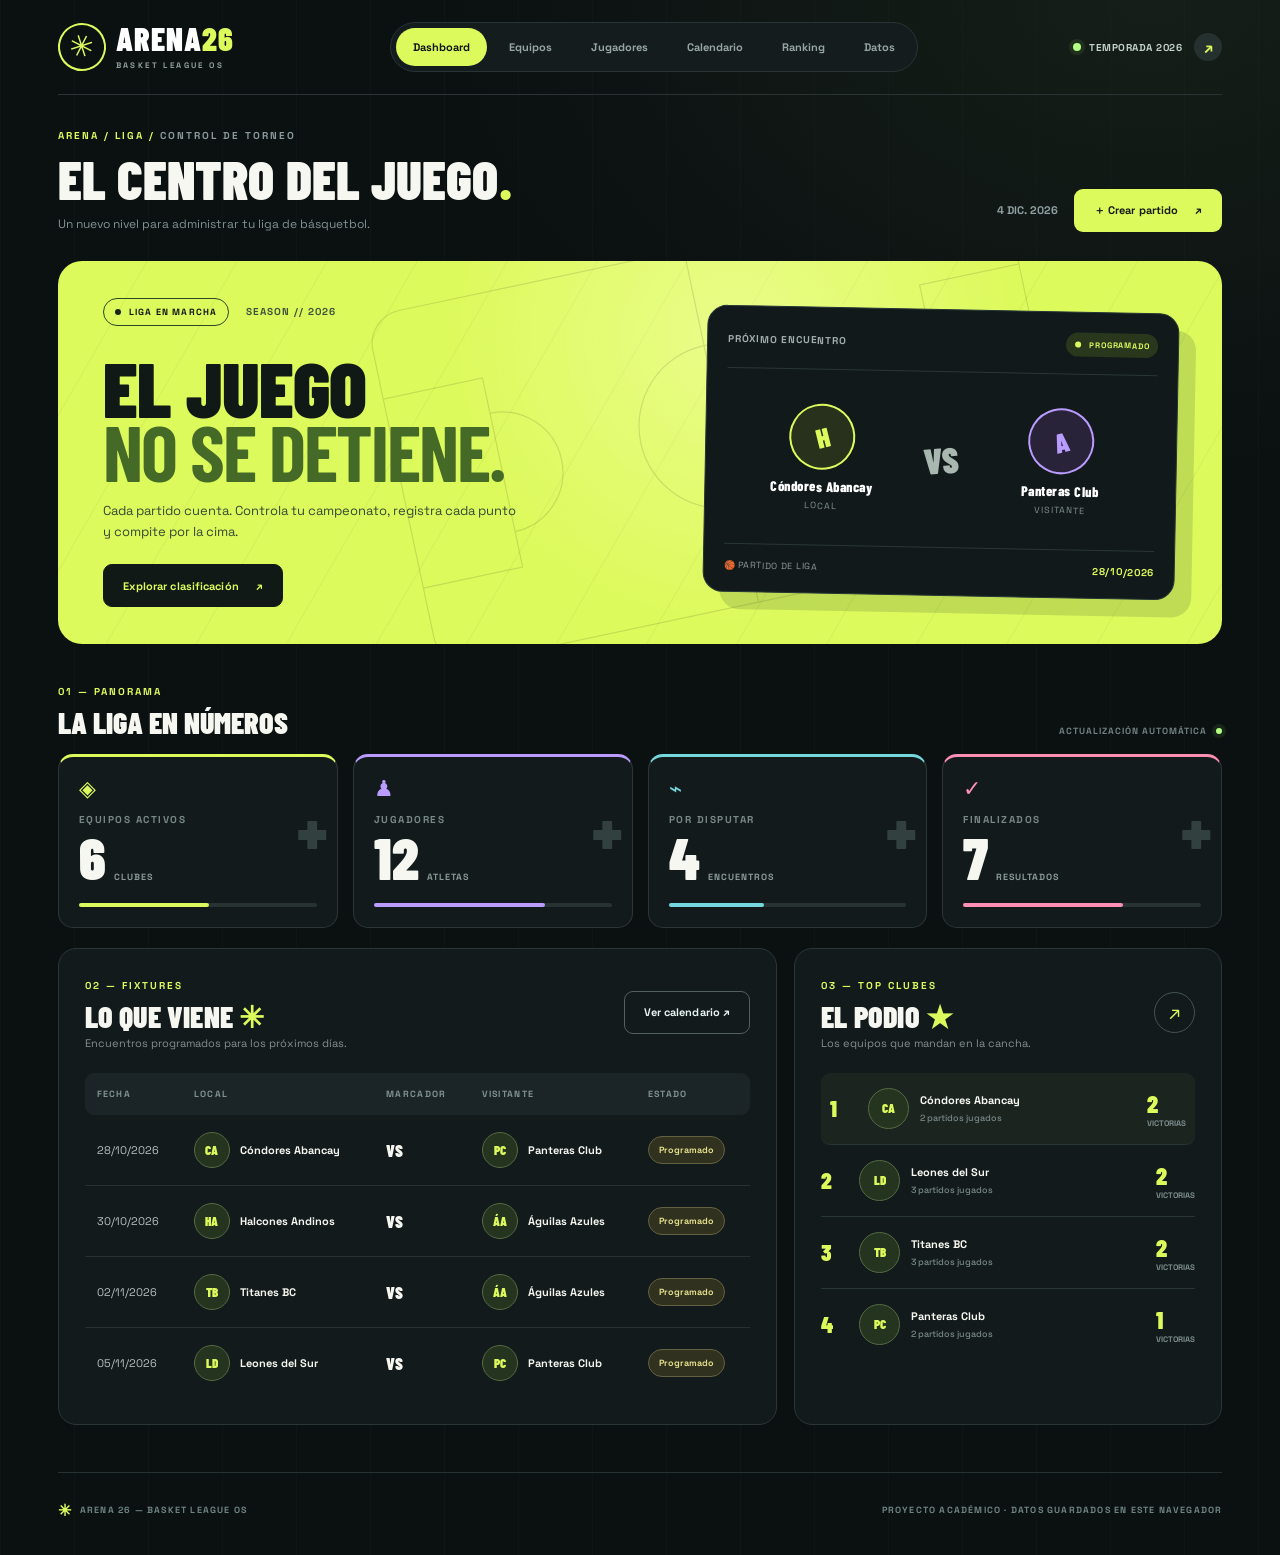
<file: liga_basket_github/index.html>
<!DOCTYPE html>
<html lang="es">
<head>
  <meta charset="UTF-8">
  <meta name="viewport" content="width=device-width, initial-scale=1">
  <meta name="theme-color" content="#0c1112">
  <meta name="description" content="Arena 26: plataforma interactiva de gestión de liga de básquetbol, resultados, jugadores y clasificación.">
  <title>ARENA 26 · Liga de Básquetbol</title>
  <link rel="icon" href="data:image/svg+xml,<svg xmlns=%22http://www.w3.org/2000/svg%22 viewBox=%220 0 100 100%22><text y=%22.9em%22 font-size=%2290%22>🏀</text></svg>">
  <style>
@import url('https://fonts.googleapis.com/css2?family=Barlow+Condensed:wght@500;600;700;800;900&family=Space+Grotesk:wght@400;500;600;700&display=swap');
:root{--bg:#0b1011;--surface:#131a1c;--surface2:#182124;--line:#2b3638;--text:#f5f7f0;--muted:#839396;--lime:#ddfa5d;--violet:#ba9bff;--cyan:#75d8df;--pink:#ff8fb4;--danger:#ff8f94;--radius:18px}
*{box-sizing:border-box}html{scroll-behavior:smooth}body{margin:0;background:var(--bg);color:var(--text);font:14px 'Space Grotesk',Arial,sans-serif;background-image:radial-gradient(ellipse 55% 30% at 90% 0%,#293b2655,transparent),linear-gradient(90deg,#ffffff04 1px,transparent 1px);background-size:auto,74px 74px}button,input,select{font:inherit}button{cursor:pointer}.hidden{display:none!important}
.site-shell{max-width:1600px;margin:auto;padding:0 clamp(20px,4.5vw,70px)}.site-header{min-height:95px;display:flex;align-items:center;justify-content:space-between;gap:20px;border-bottom:1px solid #2a3435}.brand{background:none;border:0;color:white;display:flex;align-items:center;gap:10px;padding:0;flex-shrink:0}.brand-mark{width:48px;height:48px;border:2px solid var(--lime);color:var(--lime);display:grid;place-items:center;border-radius:50%;transform:rotate(-18deg)}.brand-mark span{font-size:30px;line-height:1}.brand-word{font:900 32px/.9 'Barlow Condensed',sans-serif;letter-spacing:1px;text-align:left}.brand-word>span{color:var(--lime)}.brand-word small{font:700 8px 'Space Grotesk';display:block;color:#93a19e;letter-spacing:2.4px;margin-top:7px}.nav-pills{display:flex;align-items:center;gap:5px;padding:5px;background:#141c1e;border:1px solid #293336;border-radius:50px}.nav-link{border:0;background:transparent;color:#95a4a5;font-weight:700;font-size:11px;padding:12px 17px;border-radius:35px;white-space:nowrap;transition:.16s}.nav-link:hover{color:white}.nav-link.active{background:var(--lime);color:#101512}.header-tag{display:flex;align-items:center;gap:8px;white-space:nowrap;font-size:10px;font-weight:800;letter-spacing:.5px;color:#c3d1c9}.header-tag-arrow{display:grid;place-items:center;width:28px;height:28px;background:#24312f;color:var(--lime);border-radius:50%;font-size:15px;margin-left:4px}.live-dot,.mini-pulse,.green-dot{width:8px;height:8px;display:inline-block;border-radius:50%;background:#b3ff83;box-shadow:0 0 0 4px #a8ff6b16;flex-shrink:0}
.page-head{display:flex;align-items:flex-end;justify-content:space-between;gap:20px;padding:34px 0 29px}.breadcrumb,.section-index{font-size:10px;letter-spacing:2px;font-weight:800;color:var(--lime)}.breadcrumb{margin:0 0 11px}.breadcrumb span{color:#8a999a}.page-head h1{font:900 clamp(32px,4.2vw,54px)/.98 'Barlow Condensed',sans-serif;letter-spacing:.1px;text-transform:uppercase;margin:0}.dot-title{color:var(--lime)}.page-intro{margin:10px 0 0;font-size:12px;color:#829293}.head-side{display:flex;gap:16px;align-items:center}.date-label{font-size:11px;color:#91a0a2;white-space:nowrap;text-transform:uppercase;font-weight:700}.btn{display:inline-flex;align-items:center;justify-content:center;gap:17px;min-height:43px;padding:12px 19px;border-radius:9px;border:1px solid transparent;font-size:11px;font-weight:800;letter-spacing:.1px;white-space:nowrap;transition:transform .18s,filter .18s}.btn:hover{transform:translateY(-2px);filter:brightness(1.08)}.btn-accent{background:var(--lime);color:#161c16}.btn-white{background:#101915;color:var(--lime);border-color:#101915}.btn-outline{background:transparent;border-color:#52605f;color:#e5f3ee}.btn-ghost{background:#263033;color:#cad5d4}.btn:focus-visible,.nav-link:focus-visible,.action-btn:focus-visible{outline:2px solid var(--lime);outline-offset:3px}
.hero{position:relative;min-height:347px;background:var(--lime);color:#101915;overflow:hidden;border-radius:24px;display:grid;grid-template-columns:1.1fr .9fr;align-items:center;gap:25px;padding:37px 45px}.hero:before{content:'';position:absolute;inset:0;background:radial-gradient(circle at 58% 20%,#f9ffbe77,transparent 38%),repeating-linear-gradient(120deg,transparent 0 76px,#101a0d09 77px 78px);pointer-events:none}.court-lines{position:absolute;right:15%;top:-45px;width:56%;height:420px;transform:rotate(-12deg);opacity:.12;color:#0e1811}.court-lines svg{width:100%;height:100%}.hero-copy,.match-display{z-index:1;position:relative}.tag-row{display:flex;align-items:center;gap:17px}.status-pill{font-size:9px;letter-spacing:1.2px;border:1px solid #2f4526;border-radius:35px;padding:7px 11px;display:inline-flex;align-items:center;gap:8px;font-weight:900}.mini-pulse{background:#162514;box-shadow:none;width:6px;height:6px}.tag-year{font-size:10px;font-weight:900;letter-spacing:1px;color:#40543d}.hero h2{font:900 clamp(50px,6.1vw,91px)/.82 'Barlow Condensed',sans-serif;letter-spacing:-1px;margin:29px 0 18px}.hero h2 span{font-weight:700;letter-spacing:-2px;color:#456a28}.hero-copy p{max-width:420px;font-size:13px;line-height:1.6;color:#364833;margin:0 0 22px}.match-display{background:#11191a;color:white;border:1px solid #263537;border-radius:20px;box-shadow:17px 17px 0 #1e352527;transform:rotate(1.1deg);padding:20px;min-width:0}.display-top,.display-bottom{display:flex;justify-content:space-between;align-items:center;gap:9px}.display-top{border-bottom:1px solid #2a3638;padding:0 0 17px;font-size:10px;font-weight:800;letter-spacing:.8px;color:#a0ada9}.display-live{display:flex;align-items:center;gap:8px;font-size:8px;color:var(--lime);background:#29371c;padding:7px 9px;border-radius:30px}.display-live span{width:6px;height:6px;border-radius:50%;background:var(--lime)}.match-lineup{display:grid;grid-template-columns:1fr auto 1fr;align-items:center;gap:6px;min-height:175px;text-align:center}.match-club{min-width:0}.club-orbit{width:66px;height:66px;border-radius:50%;border:2px solid var(--lime);background:#28311b;color:var(--lime);display:grid;place-items:center;margin:0 auto 10px;font:900 27px 'Barlow Condensed',sans-serif;transform:rotate(-15deg)}.club-orbit.away{border-color:var(--violet);background:#282338;color:var(--violet)}.match-club strong{font:800 14px 'Barlow Condensed';letter-spacing:.5px;display:block;white-space:normal;line-height:1}.match-club small{display:block;margin-top:6px;color:#819192;font-size:9px;letter-spacing:1px}.match-vs{font:900 36px 'Barlow Condensed';color:#a8b7b0;transform:rotate(-6deg)}.display-bottom{border-top:1px solid #2a3638;padding-top:14px;font-size:9px;color:#8e9a9b;letter-spacing:.7px}.display-bottom strong{font-size:10px;color:var(--lime)}
.section-title{margin:37px 0 17px;display:flex;align-items:end;justify-content:space-between}.section-title h3{font:900 30px/.95 'Barlow Condensed';margin:9px 0 0;text-transform:uppercase}.section-side{font-size:9px;font-weight:800;color:#718281;letter-spacing:1px;display:flex;align-items:center;gap:9px}.green-dot{width:6px;height:6px}.stats-grid{display:grid;grid-template-columns:repeat(4,minmax(0,1fr));gap:15px}.stat-card{background:var(--surface);border:1px solid var(--line);border-top:3px solid var(--lime);border-radius:15px;padding:20px;min-height:174px;position:relative;overflow:hidden}.stat-card:nth-child(2){border-top-color:var(--violet)}.stat-card:nth-child(3){border-top-color:var(--cyan)}.stat-card:nth-child(4){border-top-color:var(--pink)}.stat-card:after{content:'+';position:absolute;right:9px;top:29px;color:#32403f;font-size:70px;font-family:'Barlow Condensed';font-weight:900}.stat-symbol{color:var(--lime);font-size:22px;line-height:1;display:block}.stat-card:nth-child(2) .stat-symbol{color:var(--violet)}.stat-card:nth-child(3) .stat-symbol{color:var(--cyan)}.stat-card:nth-child(4) .stat-symbol{color:var(--pink)}.stat-card p{color:#788888;font-size:10px;font-weight:800;letter-spacing:1.5px;margin:14px 0 8px}.stat-number{display:flex;align-items:baseline;gap:8px}.stat-number strong{font:900 58px/.8 'Barlow Condensed';z-index:1}.stat-number span{font-size:9px;color:#8a9a9a;font-weight:800;letter-spacing:1px}.stat-track{height:4px;border-radius:6px;background:#273333;margin-top:20px}.stat-track span{display:block;height:100%;width:55%;background:var(--lime);border-radius:6px}.track-purple{background:var(--violet)!important;width:72%!important}.track-blue{background:var(--cyan)!important;width:40%!important}.track-pink{background:var(--pink)!important;width:67%!important}
.dashboard-grid{display:grid;grid-template-columns:minmax(0,1.68fr) minmax(310px,1fr);gap:17px;margin-top:20px}.panel{background:var(--surface);border:1px solid var(--line);border-radius:18px;padding:26px;min-width:0;margin-bottom:20px}.big-panel{padding:30px}.panel-heading{display:flex;align-items:center;justify-content:space-between;gap:15px;margin-bottom:23px}.panel-heading h3{font:900 30px/.9 'Barlow Condensed',sans-serif;text-transform:uppercase;margin:10px 0 6px;letter-spacing:.2px}.panel-heading p{font-size:11px;color:#829091;margin:0}.heading-star{color:var(--lime)}.round-action{border:1px solid #445452;background:transparent;color:var(--lime);font-size:19px;width:41px;height:41px;border-radius:50%}.module-badge{border:1px solid #3b5240;color:var(--lime);padding:10px 13px;border-radius:40px;font-size:9px;font-weight:900;letter-spacing:1.7px}.table-wrap{overflow-x:auto;width:100%}table{width:100%;border-collapse:collapse;min-width:580px;font-size:11px}th{padding:15px 12px;background:#1b2527;text-align:left;color:#819292;font-size:9px;font-weight:900;letter-spacing:1.3px;text-transform:uppercase}th:first-child{border-radius:9px 0 0 9px}th:last-child{border-radius:0 9px 9px 0}td{padding:17px 12px;border-bottom:1px solid #253133;color:#b6c3c1}tbody tr:hover{background:#1a2425}tbody tr:last-child td{border-bottom:0}.team-cell{display:flex;align-items:center;gap:10px;color:#f2f4ed;font-weight:800;white-space:nowrap}.team-badge{flex-shrink:0;width:36px;height:36px;display:grid;place-items:center;border:1px solid #546b44;border-radius:50%;background:#25341e;color:var(--lime);font:900 13px 'Barlow Condensed'}.score{font:900 17px 'Barlow Condensed';color:var(--text);white-space:nowrap}.pill{display:inline-flex;align-items:center;gap:6px;border:1px solid #4d6955;background:#23372c;color:#baffad;border-radius:30px;padding:7px 10px;font-size:9px;font-weight:900}.pill.pending{background:#30311f;border-color:#646142;color:#e3de8b}.action-btn{border:1px solid #3e4c4e;background:#273234;color:#d0dbd7;border-radius:7px;padding:8px 10px;font-size:10px;font-weight:800;margin:0 4px 4px 0}.action-btn:hover{background:#354449}.action-btn.danger{color:#ff9da3;border-color:#694247;background:#342226}.empty{padding:30px;text-align:center;color:#829493;line-height:1.6}.leaders{min-height:150px}.leader{display:flex;align-items:center;gap:11px;border-bottom:1px solid #283537;padding:15px 0}.leader:last-child{border:0}.leader:first-child{background:#dffa5b0b;border-radius:9px;padding:15px 9px}.leader .rank{font:900 23px 'Barlow Condensed';color:var(--lime);width:27px}.leader .team-badge{width:41px;height:41px}.leader-name{flex:1;min-width:0;font-size:11px;font-weight:800}.leader-name small{display:block;font-size:9px;color:#78898a;font-weight:500;margin-top:5px}.leader strong{font:900 24px 'Barlow Condensed';color:var(--lime)}.leader strong small{display:block;font:700 8px 'Space Grotesk';color:#7c8d8e}.leader-empty{font-size:12px;color:#8e9e9e;line-height:1.7;padding:20px 2px}
.form-grid{display:grid;grid-template-columns:repeat(4,minmax(0,1fr));gap:13px;align-items:end;padding:20px;background:#1a2526;border:1px solid #344242;border-radius:13px;margin-bottom:28px}.form-grid label,.modal-fields label{display:grid;gap:8px;color:#b0c0bb;font-size:10px;font-weight:800;letter-spacing:.25px}input,select{width:100%;min-width:0;border:1px solid #3d4a4b;border-radius:8px;padding:12px 11px;min-height:42px;background:#11191a;color:#eff7ed;font-size:12px;outline:none}input::placeholder{color:#627374}input:focus,select:focus{border-color:var(--lime);box-shadow:0 0 0 3px #ddfa5d1a}select option{background:#182224}.form-button{min-height:42px}.table-toolbar{display:flex;align-items:center;justify-content:space-between;gap:15px;margin:6px 0 15px}.table-toolbar h4{font:900 20px 'Barlow Condensed';text-transform:uppercase;margin:0}.count{border-radius:40px;background:var(--lime);color:#192219;padding:3px 8px;font:900 11px 'Space Grotesk';margin-left:5px}.search-input{max-width:250px}.filters{display:flex;gap:10px}.filters select{width:175px}.ranking-strip{display:flex;align-items:center;justify-content:space-between;gap:10px;background:var(--lime);color:#17201a;padding:17px 19px;border-radius:10px;margin-bottom:15px}.ranking-strip strong{font:900 22px 'Barlow Condensed'}.ranking-strip span{font-size:10px;font-weight:800;letter-spacing:1px}.top-rank{color:var(--lime);font-weight:900}.footnote{font-size:11px;color:#7e8e8b;margin:17px 0 0;line-height:1.6}
.backup-grid{display:grid;grid-template-columns:repeat(2,1fr);gap:15px}.backup-card{border:1px solid #354444;background:#1a2526;border-radius:15px;padding:26px}.backup-icon{width:48px;height:48px;display:grid;place-items:center;border:1px solid #8fa645;color:var(--lime);font-size:23px;border-radius:50%}.backup-card h4{font:900 24px 'Barlow Condensed';text-transform:uppercase;margin:18px 0 6px}.backup-card p{color:#899a98;font-size:12px;line-height:1.7;min-height:52px}.backup-card form{display:grid;gap:12px}.backup-card .btn{justify-self:start}.demo-reset{margin-top:18px;padding:23px;background:linear-gradient(100deg,#29362b,#1a2526);border:1px dashed #587550;border-radius:14px;display:flex;justify-content:space-between;align-items:center;gap:16px}.demo-reset strong{font:900 23px 'Barlow Condensed'}.demo-reset p{font-size:11px;color:#94a99b;margin:5px 0 0}footer{display:flex;align-items:center;gap:8px;border-top:1px solid #273233;margin-top:27px;padding:27px 0 34px;color:#6f8581;font-size:9px;font-weight:800;letter-spacing:1.2px}footer>span:first-child{color:var(--lime);font-size:16px}.footer-right{margin-left:auto}
dialog{width:min(480px,calc(100% - 25px));border:1px solid #455850;border-radius:19px;color:white;background:#161f21;padding:25px;box-shadow:0 20px 90px #000b}dialog::backdrop{background:#020606b9}.modal-header{display:flex;justify-content:space-between;align-items:flex-start;margin-bottom:20px}.modal-header h3{font:900 32px 'Barlow Condensed';margin:11px 0 0;text-transform:uppercase}.modal-fields{display:grid;gap:16px}.modal-actions{display:flex;justify-content:flex-end;gap:8px;margin-top:25px}.icon-button{border:1px solid #435251;background:#293536;color:white;padding:9px 12px;border-radius:9px}#toast{position:fixed;z-index:20;right:24px;bottom:25px;max-width:min(420px,calc(100% - 40px));background:var(--lime);color:#162016;border:1px solid #a9d63a;border-radius:11px;padding:14px 19px;font-size:12px;font-weight:800;box-shadow:0 8px 30px #000a;opacity:0;pointer-events:none;transform:translateY(13px);transition:.2s}#toast.show{opacity:1;transform:translateY(0)}#toast.error{background:#ee7d87;border-color:#f8a5ad}
@media(max-width:1220px){.site-shell{padding:0 25px}.site-header{flex-wrap:wrap;padding:18px 0}.nav-pills{order:3;width:100%;overflow-x:auto;justify-content:center}.hero{padding:32px;grid-template-columns:1fr 1fr}.hero h2{font-size:65px}.dashboard-grid{grid-template-columns:1fr}.form-grid{grid-template-columns:repeat(2,1fr)}}
@media(max-width:800px){.hero{display:block;padding:31px}.hero-copy{max-width:600px}.hero h2{font-size:68px}.match-display{max-width:480px;margin:24px auto 3px}.court-lines{right:-15%;top:10%}.header-tag{display:none}.nav-pills{justify-content:flex-start}.page-head{align-items:flex-start}.head-side{flex-direction:column;align-items:flex-end}.stats-grid{grid-template-columns:repeat(2,1fr)}}
@media(max-width:550px){.site-shell{padding:0 14px}.site-header{min-height:auto}.brand-word{font-size:27px}.brand-mark{width:40px;height:40px}.nav-pills{gap:2px;padding:3px}.nav-link{padding:10px 13px;font-size:10px}.page-head{display:block;padding:26px 0 22px}.page-head h1{font-size:38px}.head-side{flex-direction:row;align-items:center;justify-content:space-between;margin-top:18px}.head-side .btn{padding:10px}.hero{padding:23px;border-radius:17px}.hero h2{font-size:57px}.tag-year{display:none}.match-display{padding:15px}.club-orbit{height:56px;width:56px;font-size:23px}.match-lineup{min-height:148px}.match-vs{font-size:30px}.section-title{align-items:flex-start}.section-side{display:none}.stats-grid{gap:9px}.stat-card{padding:13px;min-height:149px}.stat-card p{font-size:8px}.stat-number strong{font-size:46px}.stat-number span{font-size:8px}.panel,.big-panel{padding:17px}.panel-heading h3{font-size:25px}.panel-heading{align-items:flex-start}.panel-heading .btn{padding:9px}.module-badge{display:none}.form-grid{grid-template-columns:1fr;padding:14px}.table-toolbar{display:block}.table-toolbar h4{margin-bottom:10px}.search-input{max-width:none}.filters{display:grid;grid-template-columns:1fr}.filters select{width:100%}.backup-grid{grid-template-columns:1fr}.demo-reset{display:block}.demo-reset .btn{margin-top:13px}.ranking-strip{display:block}.ranking-strip span{display:block;margin-top:6px}.footer-right{display:none}}

</style>
  <script type="module">
// Demo para GitHub Pages: funciona sin PHP. Cada visitante conserva sus propios datos.
const DATA_KEY = 'ligaProExamenV1';
let data = {equipos: [], jugadores: [], partidos: []};
let modalMode = '';
const $ = selector => document.querySelector(selector);
const $$ = selector => [...document.querySelectorAll(selector)];
const esc = value => String(value ?? '').replace(/[&<>"']/g, ch => ({'&':'&amp;','<':'&lt;','>':'&gt;','"':'&quot;',"'":'&#39;'}[ch]));
const nameOf = id => data.equipos.find(t => t.id === id)?.nombre || 'Equipo eliminado';
const dateOf = value => value ? value.split('-').reverse().join('/') : 'Sin fecha';
const initials = name => String(name).trim().split(/\s+/).slice(0,2).map(p => p.charAt(0)).join('').toUpperCase();
const teamCell = id => `<span class="team-cell"><span class="team-badge">${esc(initials(nameOf(id)))}</span>${esc(nameOf(id))}</span>`;
const empty = (columns, msg) => `<tr><td colspan="${columns}"><div class="empty">${esc(msg)}</div></td></tr>`;
const table = (heads, rows) => `<table><thead><tr>${heads.map(h => `<th>${h}</th>`).join('')}</tr></thead><tbody>${rows}</tbody></table>`;
const normalized = text => String(text || '').toLocaleLowerCase('es');
const search = section => normalized($(`[data-search="${section}"]`)?.value || '');
const sortByDate = matches => matches.slice().sort((a,b) => a.fecha.localeCompare(b.fecha));

function exampleData() {
  const teams = [
    ['t1','Cóndores Abancay','Miguel Quispe','Abancay'],
    ['t2','Titanes BC','Ángel Huamán','Andahuaylas'],
    ['t3','Halcones Andinos','David Vargas','Abancay'],
    ['t4','Leones del Sur','Luis Mendoza','Cusco'],
    ['t5','Panteras Club','José Rojas','Chalhuanca'],
    ['t6','Águilas Azules','Carlos Flores','Abancay']
  ].map(([id,nombre,entrenador,ciudad]) => ({id,nombre,entrenador,ciudad}));
  const players = [
    ['Luis Quispe',7,'t1'],['Marco Ramos',23,'t1'],['Diego Huamán',10,'t2'],['Andrés Flores',8,'t2'],
    ['Franco Vásquez',11,'t3'],['Jorge Cárdenas',6,'t3'],['Pedro Sánchez',24,'t4'],['Mario Díaz',9,'t4'],
    ['Elías Torres',30,'t5'],['Kevin Gutiérrez',5,'t5'],['Renato Chávez',12,'t6'],['Josué Paredes',21,'t6']
  ].map(([nombre,numero,equipo],i) => ({id:`j${i+1}`,nombre,numero,equipo}));
  const fixtures = [
    ['t1','t2','2026-10-13',81,76],['t3','t4','2026-10-14',68,72],['t5','t6','2026-10-15',94,88],
    ['t1','t3','2026-10-17',70,66],['t2','t5','2026-10-19',86,80],['t6','t4','2026-10-21',74,80],
    ['t2','t4','2026-10-24',76,73],['t1','t5','2026-10-28'],['t3','t6','2026-10-30'],
    ['t2','t6','2026-11-02'],['t4','t5','2026-11-05']
  ];
  const matches = fixtures.map(([local,visitante,fecha,puntosLocal,puntosVisitante],i) => {
    const finished = puntosLocal !== undefined;
    return {id:`p${i+1}`,local,visitante,fecha,estado:finished?'finalizado':'programado',
      ...(finished?{puntosLocal,puntosVisitante}:{})};
  });
  return {equipos:teams,jugadores:players,partidos:matches};
}

const clone = state => JSON.parse(JSON.stringify(state));
const uid = () => typeof crypto !== 'undefined' && crypto.randomUUID ? crypto.randomUUID() : `${Date.now()}-${Math.random().toString(36).slice(2)}`;
const fail = message => {throw new Error(message);};

function validateBackup(state) {
  if (!state || !['equipos','jugadores','partidos'].every(key => Array.isArray(state[key]))) fail('El respaldo debe contener equipos, jugadores y partidos.');
  if (state.equipos.length>500 || state.jugadores.length>10000 || state.partidos.length>20000) fail('El archivo contiene demasiados registros.');
  for(const kind of ['equipos','jugadores','partidos']) {
    const ids = new Set();
    for (const item of state[kind]) {
      if (!item || typeof item.id !== 'string' || !item.id || item.id.length>128 || ids.has(item.id)) fail(`Identificadores incorrectos en ${kind}.`);
      ids.add(item.id);
    }
  }
  const teamIds = new Set(state.equipos.map(t=>t.id));
  for (const t of state.equipos) {
    if (typeof t.nombre !== 'string' || !t.nombre.trim() || t.nombre.length>60 ||
        (t.entrenador!=null && (typeof t.entrenador !== 'string' || t.entrenador.length>60)) ||
        (t.ciudad!=null && (typeof t.ciudad !== 'string' || t.ciudad.length>60))) fail('Datos inválidos de equipos.');
  }
  for (const j of state.jugadores) {
    if (typeof j.nombre !== 'string' || !j.nombre.trim() || j.nombre.length>80 ||
        !Number.isInteger(Number(j.numero)) || Number(j.numero)<0 || Number(j.numero)>99 || !teamIds.has(j.equipo)) fail('Datos inválidos de jugadores.');
  }
  for (const p of state.partidos) {
    if (!teamIds.has(p.local) || !teamIds.has(p.visitante) || p.local === p.visitante ||
        !/^\d{4}-\d{2}-\d{2}$/.test(p.fecha) || !['programado','finalizado'].includes(p.estado)) fail('Datos inválidos de partidos.');
    if (p.estado === 'finalizado' && (!Number.isInteger(Number(p.puntosLocal)) || !Number.isInteger(Number(p.puntosVisitante)) ||
        Number(p.puntosLocal)<0 || Number(p.puntosVisitante)<0 || Number(p.puntosLocal)>300 || Number(p.puntosVisitante)>300 ||
        Number(p.puntosLocal) === Number(p.puntosVisitante))) fail('El respaldo contiene resultados incorrectos.');
  }
  return {equipos:state.equipos,jugadores:state.jugadores,partidos:state.partidos};
}

function saveLocal(state) {
  localStorage.setItem(DATA_KEY,JSON.stringify(state));
  data = state;
  return clone(state);
}

function loadLocal() {
  const raw = localStorage.getItem(DATA_KEY);
  if (!raw) return saveLocal(exampleData());
  try {return validateBackup(JSON.parse(raw));}
  catch {throw new Error('No se pudieron leer los datos guardados. Usa la opción Reiniciar demostración.');}
}

const ensureTeam = (state,id) => {
  if (!state.equipos.some(t=>t.id===id)) fail('Selecciona un equipo registrado.');
};

async function api(path, method='GET', body=null) {
  if (method==='GET' && path==='estado') return clone(loadLocal());
  if (path==='importar' && method==='POST') {
    const file = body?.get('archivo');
    if (!(file instanceof File) || file.size>2*1024*1024) fail('Selecciona un archivo JSON de hasta 2 MB.');
    let incoming;
    try {incoming=JSON.parse(await file.text());} catch {fail('No se pudo leer el archivo JSON.');}
    return saveLocal(validateBackup(incoming));
  }

  const [kind,encodedId] = path.split('/');
  if (!['equipos','jugadores','partidos'].includes(kind) || !['POST','PATCH','DELETE'].includes(method)) fail('Acción no disponible.');
  const id = encodedId ? decodeURIComponent(encodedId) : null;
  const state = clone(data);
  const collection = state[kind];
  const previous = id ? collection.find(item=>item.id===id) : null;
  if (id && !previous) fail('No se encontró el registro.');

  if (method==='DELETE') {
    if (!id) fail('Selecciona un registro.');
    state[kind] = collection.filter(item=>item.id!==id);
    if (kind==='equipos') {
      state.jugadores = state.jugadores.filter(j=>j.equipo!==id);
      state.partidos = state.partidos.filter(p=>p.local!==id && p.visitante!==id);
    }
    return saveLocal(state);
  }

  const input = {...body};
  let updated;
  if (kind==='equipos') {
    const nombre=String(input.nombre || '').trim();
    if (nombre.length<2 || nombre.length>60) fail('El nombre del equipo debe tener entre 2 y 60 caracteres.');
    if (collection.some(t=>t.id!==id && normalized(t.nombre)===normalized(nombre))) fail('Ese nombre de equipo ya está registrado.');
    const entrenador=String(input.entrenador || '').trim(),ciudad=String(input.ciudad || '').trim();
    if (entrenador.length>60 || ciudad.length>60) fail('Entrenador y ciudad admiten máximo 60 caracteres.');
    updated={id:id||uid(),nombre,entrenador,ciudad};
  } else if (kind==='jugadores') {
    const nombre=String(input.nombre || '').trim(),numero=Number(input.numero),equipo=input.equipo;
    if (nombre.length<2 || nombre.length>80) fail('El nombre del jugador debe tener entre 2 y 80 caracteres.');
    if (!Number.isInteger(numero)||numero<0||numero>99) fail('El dorsal debe ser un número del 0 al 99.');
    ensureTeam(state,equipo);
    if (collection.some(j=>j.id!==id && j.equipo===equipo && Number(j.numero)===numero)) fail('Ese dorsal ya está usado en el equipo.');
    updated={id:id||uid(),nombre,numero,equipo};
  } else {
    const local=input.local ?? previous?.local,visitante=input.visitante ?? previous?.visitante,fecha=input.fecha ?? previous?.fecha;
    ensureTeam(state,local); ensureTeam(state,visitante);
    if (local===visitante) fail('Un equipo no puede jugar contra sí mismo.');
    if (!/^\d{4}-\d{2}-\d{2}$/.test(fecha)) fail('Selecciona una fecha válida.');
    const teamsChanged=previous && (local!==previous.local || visitante!==previous.visitante);
    const estado=teamsChanged?'programado':(input.estado ?? previous?.estado ?? 'programado');
    updated={id:id||uid(),local,visitante,fecha,estado};
    if (estado==='finalizado') {
      const a=Number(input.puntosLocal ?? previous?.puntosLocal),b=Number(input.puntosVisitante ?? previous?.puntosVisitante);
      if (![a,b].every(n=>Number.isInteger(n) && n>=0 && n<=300)) fail('El marcador debe contener números entre 0 y 300.');
      if (a===b) fail('El partido no puede terminar empatado.');
      updated.puntosLocal=a;updated.puntosVisitante=b;
    }
  }
  if (method==='POST') collection.push(updated);
  else collection[collection.findIndex(item=>item.id===id)] = updated;
  return saveLocal(state);
}

function toast(message, isError = false) {
  const box = $('#toast');
  box.textContent = message;
  box.classList.toggle('error', isError);
  box.classList.add('show');
  clearTimeout(toast.timer);
  toast.timer = setTimeout(() => box.classList.remove('show'), 3600);
}

async function mutate(path, method, body, message) {
  try {
    data = await api(path, method, body);
    render();
    toast(message);
    return true;
  } catch (e) {toast(e.message, true); return false;}
}

function showView(view) {
  $$('.view').forEach(el => el.classList.toggle('hidden', el.id !== `view-${view}`));
  $$('.nav-link').forEach(el => el.classList.toggle('active', el.dataset.view === view));
  const titles = {inicio:['El centro del juego.','Un nuevo nivel para administrar tu liga de básquetbol.'],equipos:['Clubes en competencia.','Cada equipo tiene su historia. Organiza la tuya.'],jugadores:['La plantilla completa.','Los protagonistas de cada victoria.'],partidos:['Todos los enfrentamientos.','El calendario y los marcadores de tu campeonato.'],posiciones:['Camino al campeonato.','Solo uno puede terminar en la cima.'],respaldo:['Control de datos.','Conserva, restaura o reinicia la información de la liga.']};
  $('#page-title').textContent = titles[view]?.[0] || titles.inicio[0];
  $('#page-subtitle').textContent = titles[view]?.[1] || titles.inicio[1];
  window.scrollTo({top:0, behavior:'smooth'});
}

function fillOptions() {
  const values = data.equipos.map(t => `<option value="${esc(t.id)}">${esc(t.nombre)}</option>`).join('');
  ['#jugador-equipo','#partido-local','#partido-visitante'].forEach(selector => {
    const field = $(selector), old = field.value;
    field.innerHTML = `<option value="">${data.equipos.length ? 'Seleccionar equipo' : 'Registra primero un equipo'}</option>${values}`;
    if (data.equipos.some(t => t.id === old)) field.value = old;
    field.disabled = data.equipos.length === 0;
  });
}

function renderTeams() {
  const query = search('equipos');
  const teams = data.equipos.filter(t => normalized(`${t.nombre} ${t.ciudad} ${t.entrenador}`).includes(query));
  $('#count-equipos').textContent = data.equipos.length;
  $('#list-equipos').innerHTML = table(['Equipo','Entrenador','Ciudad','Jugadores','Acciones'],teams.length ? teams.map(t =>
    `<tr><td>${teamCell(t.id)}</td><td>${esc(t.entrenador || '—')}</td><td>${esc(t.ciudad || '—')}</td><td><strong>${data.jugadores.filter(j => j.equipo === t.id).length}</strong></td><td><button class="action-btn" data-edit="equipo" data-id="${esc(t.id)}">Editar</button><button class="action-btn danger" data-delete="equipo" data-id="${esc(t.id)}">Eliminar</button></td></tr>`).join('') : empty(5,'No hay equipos que mostrar.'));
}

function renderPlayers() {
  const query = search('jugadores');
  const players = data.jugadores.filter(j => normalized(`${j.nombre} ${nameOf(j.equipo)} ${j.numero}`).includes(query));
  $('#count-jugadores').textContent = data.jugadores.length;
  $('#list-jugadores').innerHTML = table(['Jugador','Dorsal','Equipo','Acciones'],players.length ? players.map(j =>
    `<tr><td><strong>${esc(j.nombre)}</strong></td><td><span class="score">#${esc(j.numero)}</span></td><td>${teamCell(j.equipo)}</td><td><button class="action-btn" data-edit="jugador" data-id="${esc(j.id)}">Editar</button><button class="action-btn danger" data-delete="jugador" data-id="${esc(j.id)}">Eliminar</button></td></tr>`).join('') : empty(4,'No hay jugadores que mostrar.'));
}

function matchRow(p, home = false) {
  const done = p.estado === 'finalizado';
  return `<tr><td>${esc(dateOf(p.fecha))}</td><td>${teamCell(p.local)}</td><td><span class="score">${done ? `${esc(p.puntosLocal)} – ${esc(p.puntosVisitante)}` : 'VS'}</span></td><td>${teamCell(p.visitante)}</td><td><span class="pill ${done ? '' : 'pending'}">${done ? 'Finalizado' : 'Programado'}</span></td>${home ? '' : `<td><button class="action-btn" data-edit="resultado" data-id="${esc(p.id)}">${done ? 'Marcador' : 'Resultado'}</button><button class="action-btn" data-edit="partido" data-id="${esc(p.id)}">Editar</button>${done ? `<button class="action-btn" data-reset="${esc(p.id)}">Reabrir</button>` : ''}<button class="action-btn danger" data-delete="partido" data-id="${esc(p.id)}">Eliminar</button></td>`}</tr>`;
}

function renderMatches() {
  const query = search('partidos'), filter = $('#match-filter').value;
  const all = sortByDate(data.partidos);
  const matches = all.filter(p => (filter === 'todos' || p.estado === filter) && normalized(`${nameOf(p.local)} ${nameOf(p.visitante)} ${p.fecha}`).includes(query));
  $('#count-partidos').textContent = data.partidos.length;
  $('#list-partidos').innerHTML = table(['Fecha','Local','Marcador','Visitante','Estado','Acciones'],matches.length ? matches.map(p => matchRow(p)).join('') : empty(6,'No hay partidos con ese filtro.'));
  const upcoming = all.filter(p => p.estado === 'programado').slice(0,4);
  $('#home-matches').innerHTML = table(['Fecha','Local','Marcador','Visitante','Estado'],upcoming.length ? upcoming.map(p => matchRow(p,true)).join('') : empty(5,'Programa un partido para verlo aquí.'));
}

function standings() {
  const standings = data.equipos.map(team => ({id:team.id,nombre:team.nombre,pj:0,pg:0,pp:0,pf:0,pc:0}));
  const lookup = new Map(standings.map(s => [s.id,s]));
  data.partidos.filter(p => p.estado === 'finalizado').forEach(p => {
    const local = lookup.get(p.local), away = lookup.get(p.visitante);
    if (!local || !away) return;
    const a = Number(p.puntosLocal), b = Number(p.puntosVisitante);
    if (!Number.isFinite(a) || !Number.isFinite(b)) return;
    local.pj++; away.pj++; local.pf += a; local.pc += b; away.pf += b; away.pc += a;
    if (a > b) {local.pg++; away.pp++;} else if (b > a) {away.pg++; local.pp++;}
  });
  return standings.sort((a,b) => b.pg-a.pg || (b.pf-b.pc)-(a.pf-a.pc) || b.pf-a.pf || a.nombre.localeCompare(b.nombre));
}

function renderStandings() {
  const ranking = standings();
  $('#list-posiciones').innerHTML = table(['Pos.','Equipo','PJ','PG','PP','PF','PC','DIF'],ranking.length ? ranking.map((t,i) =>
    `<tr><td class="${i < 3 ? 'top-rank' : ''}">${i+1}${i===0?' 🏆':''}</td><td>${teamCell(t.id)}</td><td>${t.pj}</td><td><strong>${t.pg}</strong></td><td>${t.pp}</td><td>${t.pf}</td><td>${t.pc}</td><td><strong>${t.pf-t.pc > 0 ? '+' : ''}${t.pf-t.pc}</strong></td></tr>`).join('') : empty(8,'Registra equipos para generar la clasificación.'));
  $('#home-standings').innerHTML = ranking.length ? ranking.slice(0,4).map((t,i) =>
    `<div class="leader"><span class="rank">${i+1}</span><span class="team-badge">${esc(initials(t.nombre))}</span><span class="leader-name">${esc(t.nombre)}<small>${t.pj} partidos jugados</small></span><strong>${t.pg}<small>VICTORIAS</small></strong></div>`).join('') : '<p class="leader-empty">Cuando registres equipos y resultados, aquí aparecerán los líderes del torneo.</p>';
}

function renderStats() {
  $('#stat-equipos').textContent = data.equipos.length;
  $('#stat-jugadores').textContent = data.jugadores.length;
  $('#stat-partidos').textContent = data.partidos.filter(p => p.estado !== 'finalizado').length;
  $('#stat-finalizados').textContent = data.partidos.filter(p => p.estado === 'finalizado').length;
}

function renderHero() {
  const next = sortByDate(data.partidos.filter(p => p.estado !== 'finalizado'))[0];
  $('#hero-local').textContent = next ? nameOf(next.local) : 'LIGA';
  $('#hero-visitante').textContent = next ? nameOf(next.visitante) : 'COMPLETADA';
  $('#hero-fecha').textContent = next ? dateOf(next.fecha) : 'SIN PARTIDOS PENDIENTES';
}

function render() {fillOptions(); renderTeams(); renderPlayers(); renderMatches(); renderStandings(); renderStats(); renderHero();}

function optionList(selected = '') {
  return `<option value="">Seleccionar equipo</option>` + data.equipos.map(t => `<option value="${esc(t.id)}" ${t.id === selected ? 'selected' : ''}>${esc(t.nombre)}</option>`).join('');
}

function field(label,name,value = '',type = 'text',extra = '') {
  return `<label>${esc(label)}<input name="${name}" type="${type}" value="${esc(value)}" ${extra}></label>`;
}

function selectField(label,name,selected) {
  return `<label>${esc(label)}<select name="${name}" required>${optionList(selected)}</select></label>`;
}

function openModal(type,id) {
  const source = type === 'equipo' ? data.equipos : type === 'jugador' ? data.jugadores : data.partidos;
  const item = source.find(x => x.id === id);
  if (!item) return;
  modalMode = type;
  const names = {equipo:'Editar equipo',jugador:'Editar jugador',partido:'Editar partido',resultado:'Registrar marcador'};
  $('#modal-title').textContent = names[type];
  $('#modal-kicker').textContent = type === 'resultado' ? `${nameOf(item.local)} VS ${nameOf(item.visitante)}` : 'MODIFICAR REGISTRO';
  const content = type === 'equipo'
    ? field('Nombre del equipo','nombre',item.nombre,'text','required minlength="2" maxlength="60"') + field('Entrenador','entrenador',item.entrenador,'text','maxlength="60"') + field('Ciudad','ciudad',item.ciudad,'text','maxlength="60"')
    : type === 'jugador'
      ? field('Nombre completo','nombre',item.nombre,'text','required minlength="2" maxlength="80"') + field('Dorsal','numero',item.numero,'number','required min="0" max="99"') + selectField('Equipo','equipo',item.equipo)
      : type === 'partido'
        ? selectField('Equipo local','local',item.local) + selectField('Equipo visitante','visitante',item.visitante) + field('Fecha','fecha',item.fecha,'date','required')
        : field(nameOf(item.local),'puntosLocal',item.puntosLocal ?? 0,'number','required min="0" max="300"') + field(nameOf(item.visitante),'puntosVisitante',item.puntosVisitante ?? 0,'number','required min="0" max="300"');
  $('#modal-fields').innerHTML = content;
  $('#form-dialog').dataset.id = id;
  $('#record-dialog').showModal();
}

function closeModal() {$('#record-dialog').close();}

function bindForms() {
  const forms = [
    {id:'#form-equipo',endpoint:'equipos',names:['nombre','entrenador','ciudad'],text:'Equipo registrado correctamente.'},
    {id:'#form-jugador',endpoint:'jugadores',names:['nombre','numero','equipo'],text:'Jugador añadido correctamente.'},
    {id:'#form-partido',endpoint:'partidos',names:['local','visitante','fecha'],text:'Partido programado correctamente.'},
  ];
  forms.forEach(({id,endpoint,names,text}) => {
    $(id).addEventListener('submit', async event => {
      event.preventDefault();
      const f = new FormData(event.currentTarget);
      const body = Object.fromEntries(names.map(n => [n,f.get(n)]));
      if (endpoint === 'partidos' && body.local === body.visitante) return toast('Selecciona dos equipos diferentes.',true);
      if (await mutate(endpoint,'POST',body,text)) event.currentTarget.reset();
    });
  });
  $('#form-dialog').addEventListener('submit', async event => {
    event.preventDefault();
    const id = event.currentTarget.dataset.id;
    const f = new FormData(event.currentTarget);
    const body = Object.fromEntries(f.entries());
    if (modalMode === 'resultado') {
      if (Number(body.puntosLocal) === Number(body.puntosVisitante)) return toast('No se permiten empates: juega un tiempo extra.',true);
      body.estado = 'finalizado';
    }
    const endpoint = modalMode === 'equipo' ? 'equipos' : modalMode === 'jugador' ? 'jugadores' : 'partidos';
    if (await mutate(`${endpoint}/${encodeURIComponent(id)}`,'PATCH',body,'Cambios guardados correctamente.')) closeModal();
  });
}

function bindButtons() {
  document.addEventListener('click', async event => {
    const goto = event.target.closest('[data-view],[data-go]');
    if (goto) {showView(goto.dataset.view || goto.dataset.go); return;}
    if (event.target.closest('[data-close]')) {closeModal(); return;}
    const edit = event.target.closest('[data-edit]');
    if (edit) {openModal(edit.dataset.edit,edit.dataset.id); return;}
    const reset = event.target.closest('[data-reset]');
    if (reset) {
      if (confirm('¿Volver este encuentro a Programado? Se borrará su resultado.')) await mutate(`partidos/${encodeURIComponent(reset.dataset.reset)}`,'PATCH',{estado:'programado'},'El partido volvió a Programado.');
      return;
    }
    const del = event.target.closest('[data-delete]');
    if (del) {
      const type = del.dataset.delete, noun = {equipo:'equipo y todos sus jugadores y partidos',jugador:'jugador',partido:'partido'}[type];
      if (!confirm(`¿Eliminar este ${noun}? Esta acción no se puede deshacer.`)) return;
      const endpoint = {equipo:'equipos',jugador:'jugadores',partido:'partidos'}[type];
      await mutate(`${endpoint}/${encodeURIComponent(del.dataset.id)}`,'DELETE',null,'Registro eliminado.');
    }
  });
  $$('[data-search]').forEach(el => el.addEventListener('input',() => ({equipos:renderTeams,jugadores:renderPlayers,partidos:renderMatches}[el.dataset.search]())));
  $('#match-filter').addEventListener('change',renderMatches);
  $('#export-btn').addEventListener('click',() => {
    const file = new Blob([JSON.stringify(data,null,2)],{type:'application/json'});
    const url = URL.createObjectURL(file);
    const link = document.createElement('a');
    link.href=url;link.download='liga-pro-respaldo.json';document.body.appendChild(link);link.click();link.remove();
    setTimeout(()=>URL.revokeObjectURL(url),1000);
    toast('Respaldo JSON descargado.');
  });
  $('#form-import').addEventListener('submit',async event => {
    event.preventDefault();
    if (!confirm('¿Restaurar el archivo? Los datos actuales serán sustituidos. Descarga antes un respaldo si lo necesitas.')) return;
    const ok = await mutate('importar','POST',new FormData(event.currentTarget),'Respaldo importado correctamente.');
    if (ok) event.currentTarget.reset();
  });
  $('#reset-demo').addEventListener('click',() => {
    if (!confirm('¿Restablecer todos los datos de ejemplo? Se borrarán los cambios guardados en este navegador.')) return;
    try {saveLocal(exampleData());render();showView('inicio');toast('Demostración reiniciada.');}
    catch(e){toast(e.message,true);}
  });
}

async function start() {
  $('#today-date').textContent = new Intl.DateTimeFormat('es-PE',{day:'numeric',month:'short',year:'numeric'}).format(new Date());
  $('#partido-fecha').value = new Date(Date.now()-new Date().getTimezoneOffset()*60000).toISOString().slice(0,10);
  bindForms(); bindButtons();
  try {data = await api('estado'); render();} catch (e) {toast(e.message,true);}
}
start();

</script>
</head>
<body>
  <div class="site-shell">
    <header class="site-header">
      <button class="brand" data-go="inicio" aria-label="Ir al resumen"><span class="brand-mark"><span>✳</span></span><span class="brand-word">ARENA<span>26</span><small>BASKET LEAGUE OS</small></span></button>
      <nav class="nav-pills" aria-label="Navegación principal">
        <button class="nav-link active" data-view="inicio">Dashboard</button>
        <button class="nav-link" data-view="equipos">Equipos</button>
        <button class="nav-link" data-view="jugadores">Jugadores</button>
        <button class="nav-link" data-view="partidos">Calendario</button>
        <button class="nav-link" data-view="posiciones">Ranking</button>
        <button class="nav-link" data-view="respaldo">Datos</button>
      </nav>
      <div class="header-tag"><span class="live-dot"></span> TEMPORADA 2026 <span class="header-tag-arrow">↗</span></div>
    </header>

    <main>
      <div class="page-head">
        <div><p class="breadcrumb">ARENA / LIGA / <span>CONTROL DE TORNEO</span></p><h1 id="page-title">El centro del juego<span class="dot-title">.</span></h1><p id="page-subtitle" class="page-intro">Un nuevo nivel para administrar tu liga de básquetbol.</p></div>
        <div class="head-side"><span class="date-label" id="today-date"></span><button class="btn btn-accent" data-go="partidos">＋ Crear partido <span>↗</span></button></div>
      </div>

      <section id="view-inicio" class="view">
        <div class="hero">
          <div class="court-lines" aria-hidden="true"><svg viewBox="0 0 540 300" fill="none"><rect x="1" y="1" width="538" height="298" rx="28" stroke="currentColor"/><path d="M270 1V299" stroke="currentColor"/><circle cx="270" cy="150" r="68" stroke="currentColor"/><path d="M1 70H85V230H1M539 70H455V230H539" stroke="currentColor"/><path d="M85 100A50 50 0 0 1 85 200M455 100A50 50 0 0 0 455 200" stroke="currentColor"/></svg></div>
          <div class="hero-copy">
            <div class="tag-row"><span class="status-pill"><span class="mini-pulse"></span> LIGA EN MARCHA</span><span class="tag-year">SEASON // 2026</span></div>
            <h2>EL JUEGO<br><span>NO SE DETIENE.</span></h2>
            <p>Cada partido cuenta. Controla tu campeonato, registra cada punto y compite por la cima.</p>
            <button class="btn btn-white" data-go="posiciones">Explorar clasificación <span>↗</span></button>
          </div>
          <div class="match-display">
            <div class="display-top"><span>PRÓXIMO ENCUENTRO</span><span class="display-live"><span></span> PROGRAMADO</span></div>
            <div class="match-lineup"><div class="match-club"><span class="club-orbit">H</span><strong id="hero-local">HALCONES</strong><small>LOCAL</small></div><div class="match-vs">VS</div><div class="match-club"><span class="club-orbit away">A</span><strong id="hero-visitante">ÁGUILAS</strong><small>VISITANTE</small></div></div>
            <div class="display-bottom"><span>🏀 PARTIDO DE LIGA</span><strong id="hero-fecha">PRÓXIMAMENTE</strong></div>
          </div>
        </div>

        <div class="section-title"><div><span class="section-index">01 — PANORAMA</span><h3>La liga en números</h3></div><span class="section-side">ACTUALIZACIÓN AUTOMÁTICA <span class="green-dot"></span></span></div>
        <div class="stats-grid">
          <article class="stat-card"><span class="stat-symbol">◈</span><p>EQUIPOS ACTIVOS</p><div class="stat-number"><strong id="stat-equipos">0</strong><span>CLUBES</span></div><div class="stat-track"><span class="track-lime"></span></div></article>
          <article class="stat-card"><span class="stat-symbol">♟</span><p>JUGADORES</p><div class="stat-number"><strong id="stat-jugadores">0</strong><span>ATLETAS</span></div><div class="stat-track"><span class="track-purple"></span></div></article>
          <article class="stat-card"><span class="stat-symbol">⌁</span><p>POR DISPUTAR</p><div class="stat-number"><strong id="stat-partidos">0</strong><span>ENCUENTROS</span></div><div class="stat-track"><span class="track-blue"></span></div></article>
          <article class="stat-card"><span class="stat-symbol">✓</span><p>FINALIZADOS</p><div class="stat-number"><strong id="stat-finalizados">0</strong><span>RESULTADOS</span></div><div class="stat-track"><span class="track-pink"></span></div></article>
        </div>
        <div class="dashboard-grid">
          <div class="panel"><div class="panel-heading"><div><span class="section-index">02 — FIXTURES</span><h3>Lo que viene <span class="heading-star">✳</span></h3><p>Encuentros programados para los próximos días.</p></div><button class="btn btn-outline" data-go="partidos">Ver calendario ↗</button></div><div id="home-matches" class="table-wrap"></div></div>
          <div class="panel"><div class="panel-heading"><div><span class="section-index">03 — TOP CLUBES</span><h3>El podio <span class="heading-star">★</span></h3><p>Los equipos que mandan en la cancha.</p></div><button class="round-action" data-go="posiciones" aria-label="Ver ranking">↗</button></div><div id="home-standings" class="leaders"></div></div>
        </div>
      </section>

      <section id="view-equipos" class="view hidden"><div class="panel big-panel"><div class="panel-heading"><div><span class="section-index">01 — CLUB MANAGER</span><h3>Equipos de la liga <span class="heading-star">◈</span></h3><p>Organiza los clubes y sus entrenadores.</p></div><span class="module-badge">CLUBES</span></div><form id="form-equipo" class="form-grid"><label>Nombre del equipo<input name="nombre" required minlength="2" maxlength="60" placeholder="Ej. Cóndores BC"></label><label>Director técnico<input name="entrenador" maxlength="60" placeholder="Nombre del entrenador"></label><label>Ciudad<input name="ciudad" maxlength="60" placeholder="Ej. Abancay"></label><button class="btn btn-accent form-button">＋ Registrar equipo</button></form><div class="table-toolbar"><h4>Todos los equipos <span id="count-equipos" class="count">0</span></h4><input class="search-input" data-search="equipos" placeholder="⌕  Buscar equipo o ciudad" aria-label="Buscar equipos"></div><div id="list-equipos" class="table-wrap"></div></div></section>

      <section id="view-jugadores" class="view hidden"><div class="panel big-panel"><div class="panel-heading"><div><span class="section-index">02 — ROSTER CONTROL</span><h3>Plantillas y dorsales <span class="heading-star">♟</span></h3><p>Registra a los jugadores que hacen la diferencia.</p></div><span class="module-badge">ATLETAS</span></div><form id="form-jugador" class="form-grid"><label>Nombre completo<input name="nombre" required minlength="2" maxlength="80" placeholder="Nombre del jugador"></label><label>Dorsal<input name="numero" type="number" required min="0" max="99" placeholder="Ej. 23"></label><label>Club<select name="equipo" id="jugador-equipo" required></select></label><button class="btn btn-accent form-button">＋ Añadir jugador</button></form><div class="table-toolbar"><h4>Plantillas <span id="count-jugadores" class="count">0</span></h4><input class="search-input" data-search="jugadores" placeholder="⌕  Buscar jugador o club" aria-label="Buscar jugadores"></div><div id="list-jugadores" class="table-wrap"></div></div></section>

      <section id="view-partidos" class="view hidden"><div class="panel big-panel"><div class="panel-heading"><div><span class="section-index">03 — MATCH CENTER</span><h3>Calendario oficial <span class="heading-star">⌁</span></h3><p>Programa encuentros y anota los resultados.</p></div><span class="module-badge">FIXTURES</span></div><form id="form-partido" class="form-grid"><label>Club local<select name="local" id="partido-local" required></select></label><label>Club visitante<select name="visitante" id="partido-visitante" required></select></label><label>Fecha de juego<input type="date" name="fecha" id="partido-fecha" required></label><button class="btn btn-accent form-button">＋ Programar juego</button></form><div class="table-toolbar"><h4>Todos los partidos <span id="count-partidos" class="count">0</span></h4><div class="filters"><select id="match-filter" aria-label="Filtrar encuentros"><option value="todos">Todos los estados</option><option value="programado">Programados</option><option value="finalizado">Finalizados</option></select><input class="search-input" data-search="partidos" placeholder="⌕  Buscar clubes" aria-label="Buscar partidos"></div></div><div id="list-partidos" class="table-wrap"></div></div></section>

      <section id="view-posiciones" class="view hidden"><div class="panel big-panel"><div class="panel-heading"><div><span class="section-index">04 — LEAGUE RANKING</span><h3>La carrera por el título <span class="heading-star">★</span></h3><p>Los resultados actualizan esta clasificación al instante.</p></div><span class="module-badge">RANKING</span></div><div class="ranking-strip"><strong>EL CAMPEÓN SE GANA EN LA CANCHA.</strong><span>VICTORIAS · DIFERENCIA · PUNTOS</span></div><div id="list-posiciones" class="table-wrap"></div><p class="footnote">PJ = partidos jugados · PG = ganados · PP = perdidos · PF = puntos anotados · PC = puntos recibidos · DIF = diferencia.</p></div></section>

      <section id="view-respaldo" class="view hidden"><div class="panel big-panel"><div class="panel-heading"><div><span class="section-index">05 — DATA CONTROL</span><h3>Tu liga, tus datos <span class="heading-star">↗</span></h3><p>Guarda una copia o vuelve a los resultados de demostración.</p></div><span class="module-badge">BACKUP</span></div><div class="backup-grid"><div class="backup-card"><span class="backup-icon">↓</span><h4>Exportar campeonato</h4><p>Descarga los equipos, jugadores y resultados en un archivo JSON.</p><button id="export-btn" class="btn btn-accent">↓ Descargar JSON</button></div><div class="backup-card"><span class="backup-icon">↑</span><h4>Importar respaldo</h4><p>Restaura los registros de esta aplicación desde un archivo JSON.</p><form id="form-import"><input type="file" name="archivo" accept=".json,application/json" required><button class="btn btn-outline">↑ Restaurar datos</button></form></div></div><div class="demo-reset"><div><strong>¿VOLVEMOS A JUGAR?</strong><p>Restaura los equipos y resultados de ejemplo para repetir tu presentación.</p></div><button id="reset-demo" class="btn btn-outline">↻ Reiniciar demostración</button></div></div></section>

      <footer><span>✳</span> ARENA 26 — BASKET LEAGUE OS <span class="footer-right">PROYECTO ACADÉMICO · DATOS GUARDADOS EN ESTE NAVEGADOR</span></footer>
    </main>
  </div>

  <dialog id="record-dialog"><form id="form-dialog"><header class="modal-header"><div><span class="section-index" id="modal-kicker">EDITAR</span><h3 id="modal-title">Modificar registro</h3></div><button type="button" class="icon-button" data-close aria-label="Cerrar">✕</button></header><div id="modal-fields" class="modal-fields"></div><div class="modal-actions"><button type="button" class="btn btn-ghost" data-close>Cancelar</button><button class="btn btn-accent">Guardar cambios</button></div></form></dialog>
  <div id="toast" role="status" aria-live="polite"></div>
</body>
</html>
</file>
<file: liga_basket_github/arena.css>
@import url('https://fonts.googleapis.com/css2?family=Barlow+Condensed:wght@500;600;700;800;900&family=Space+Grotesk:wght@400;500;600;700&display=swap');
:root{--bg:#0b1011;--surface:#131a1c;--surface2:#182124;--line:#2b3638;--text:#f5f7f0;--muted:#839396;--lime:#ddfa5d;--violet:#ba9bff;--cyan:#75d8df;--pink:#ff8fb4;--danger:#ff8f94;--radius:18px}
*{box-sizing:border-box}html{scroll-behavior:smooth}body{margin:0;background:var(--bg);color:var(--text);font:14px 'Space Grotesk',Arial,sans-serif;background-image:radial-gradient(ellipse 55% 30% at 90% 0%,#293b2655,transparent),linear-gradient(90deg,#ffffff04 1px,transparent 1px);background-size:auto,74px 74px}button,input,select{font:inherit}button{cursor:pointer}.hidden{display:none!important}
.site-shell{max-width:1600px;margin:auto;padding:0 clamp(20px,4.5vw,70px)}.site-header{min-height:95px;display:flex;align-items:center;justify-content:space-between;gap:20px;border-bottom:1px solid #2a3435}.brand{background:none;border:0;color:white;display:flex;align-items:center;gap:10px;padding:0;flex-shrink:0}.brand-mark{width:48px;height:48px;border:2px solid var(--lime);color:var(--lime);display:grid;place-items:center;border-radius:50%;transform:rotate(-18deg)}.brand-mark span{font-size:30px;line-height:1}.brand-word{font:900 32px/.9 'Barlow Condensed',sans-serif;letter-spacing:1px;text-align:left}.brand-word>span{color:var(--lime)}.brand-word small{font:700 8px 'Space Grotesk';display:block;color:#93a19e;letter-spacing:2.4px;margin-top:7px}.nav-pills{display:flex;align-items:center;gap:5px;padding:5px;background:#141c1e;border:1px solid #293336;border-radius:50px}.nav-link{border:0;background:transparent;color:#95a4a5;font-weight:700;font-size:11px;padding:12px 17px;border-radius:35px;white-space:nowrap;transition:.16s}.nav-link:hover{color:white}.nav-link.active{background:var(--lime);color:#101512}.header-tag{display:flex;align-items:center;gap:8px;white-space:nowrap;font-size:10px;font-weight:800;letter-spacing:.5px;color:#c3d1c9}.header-tag-arrow{display:grid;place-items:center;width:28px;height:28px;background:#24312f;color:var(--lime);border-radius:50%;font-size:15px;margin-left:4px}.live-dot,.mini-pulse,.green-dot{width:8px;height:8px;display:inline-block;border-radius:50%;background:#b3ff83;box-shadow:0 0 0 4px #a8ff6b16;flex-shrink:0}
.page-head{display:flex;align-items:flex-end;justify-content:space-between;gap:20px;padding:34px 0 29px}.breadcrumb,.section-index{font-size:10px;letter-spacing:2px;font-weight:800;color:var(--lime)}.breadcrumb{margin:0 0 11px}.breadcrumb span{color:#8a999a}.page-head h1{font:900 clamp(32px,4.2vw,54px)/.98 'Barlow Condensed',sans-serif;letter-spacing:.1px;text-transform:uppercase;margin:0}.dot-title{color:var(--lime)}.page-intro{margin:10px 0 0;font-size:12px;color:#829293}.head-side{display:flex;gap:16px;align-items:center}.date-label{font-size:11px;color:#91a0a2;white-space:nowrap;text-transform:uppercase;font-weight:700}.btn{display:inline-flex;align-items:center;justify-content:center;gap:17px;min-height:43px;padding:12px 19px;border-radius:9px;border:1px solid transparent;font-size:11px;font-weight:800;letter-spacing:.1px;white-space:nowrap;transition:transform .18s,filter .18s}.btn:hover{transform:translateY(-2px);filter:brightness(1.08)}.btn-accent{background:var(--lime);color:#161c16}.btn-white{background:#101915;color:var(--lime);border-color:#101915}.btn-outline{background:transparent;border-color:#52605f;color:#e5f3ee}.btn-ghost{background:#263033;color:#cad5d4}.btn:focus-visible,.nav-link:focus-visible,.action-btn:focus-visible{outline:2px solid var(--lime);outline-offset:3px}
.hero{position:relative;min-height:347px;background:var(--lime);color:#101915;overflow:hidden;border-radius:24px;display:grid;grid-template-columns:1.1fr .9fr;align-items:center;gap:25px;padding:37px 45px}.hero:before{content:'';position:absolute;inset:0;background:radial-gradient(circle at 58% 20%,#f9ffbe77,transparent 38%),repeating-linear-gradient(120deg,transparent 0 76px,#101a0d09 77px 78px);pointer-events:none}.court-lines{position:absolute;right:15%;top:-45px;width:56%;height:420px;transform:rotate(-12deg);opacity:.12;color:#0e1811}.court-lines svg{width:100%;height:100%}.hero-copy,.match-display{z-index:1;position:relative}.tag-row{display:flex;align-items:center;gap:17px}.status-pill{font-size:9px;letter-spacing:1.2px;border:1px solid #2f4526;border-radius:35px;padding:7px 11px;display:inline-flex;align-items:center;gap:8px;font-weight:900}.mini-pulse{background:#162514;box-shadow:none;width:6px;height:6px}.tag-year{font-size:10px;font-weight:900;letter-spacing:1px;color:#40543d}.hero h2{font:900 clamp(50px,6.1vw,91px)/.82 'Barlow Condensed',sans-serif;letter-spacing:-1px;margin:29px 0 18px}.hero h2 span{font-weight:700;letter-spacing:-2px;color:#456a28}.hero-copy p{max-width:420px;font-size:13px;line-height:1.6;color:#364833;margin:0 0 22px}.match-display{background:#11191a;color:white;border:1px solid #263537;border-radius:20px;box-shadow:17px 17px 0 #1e352527;transform:rotate(1.1deg);padding:20px;min-width:0}.display-top,.display-bottom{display:flex;justify-content:space-between;align-items:center;gap:9px}.display-top{border-bottom:1px solid #2a3638;padding:0 0 17px;font-size:10px;font-weight:800;letter-spacing:.8px;color:#a0ada9}.display-live{display:flex;align-items:center;gap:8px;font-size:8px;color:var(--lime);background:#29371c;padding:7px 9px;border-radius:30px}.display-live span{width:6px;height:6px;border-radius:50%;background:var(--lime)}.match-lineup{display:grid;grid-template-columns:1fr auto 1fr;align-items:center;gap:6px;min-height:175px;text-align:center}.match-club{min-width:0}.club-orbit{width:66px;height:66px;border-radius:50%;border:2px solid var(--lime);background:#28311b;color:var(--lime);display:grid;place-items:center;margin:0 auto 10px;font:900 27px 'Barlow Condensed',sans-serif;transform:rotate(-15deg)}.club-orbit.away{border-color:var(--violet);background:#282338;color:var(--violet)}.match-club strong{font:800 14px 'Barlow Condensed';letter-spacing:.5px;display:block;white-space:normal;line-height:1}.match-club small{display:block;margin-top:6px;color:#819192;font-size:9px;letter-spacing:1px}.match-vs{font:900 36px 'Barlow Condensed';color:#a8b7b0;transform:rotate(-6deg)}.display-bottom{border-top:1px solid #2a3638;padding-top:14px;font-size:9px;color:#8e9a9b;letter-spacing:.7px}.display-bottom strong{font-size:10px;color:var(--lime)}
.section-title{margin:37px 0 17px;display:flex;align-items:end;justify-content:space-between}.section-title h3{font:900 30px/.95 'Barlow Condensed';margin:9px 0 0;text-transform:uppercase}.section-side{font-size:9px;font-weight:800;color:#718281;letter-spacing:1px;display:flex;align-items:center;gap:9px}.green-dot{width:6px;height:6px}.stats-grid{display:grid;grid-template-columns:repeat(4,minmax(0,1fr));gap:15px}.stat-card{background:var(--surface);border:1px solid var(--line);border-top:3px solid var(--lime);border-radius:15px;padding:20px;min-height:174px;position:relative;overflow:hidden}.stat-card:nth-child(2){border-top-color:var(--violet)}.stat-card:nth-child(3){border-top-color:var(--cyan)}.stat-card:nth-child(4){border-top-color:var(--pink)}.stat-card:after{content:'+';position:absolute;right:9px;top:29px;color:#32403f;font-size:70px;font-family:'Barlow Condensed';font-weight:900}.stat-symbol{color:var(--lime);font-size:22px;line-height:1;display:block}.stat-card:nth-child(2) .stat-symbol{color:var(--violet)}.stat-card:nth-child(3) .stat-symbol{color:var(--cyan)}.stat-card:nth-child(4) .stat-symbol{color:var(--pink)}.stat-card p{color:#788888;font-size:10px;font-weight:800;letter-spacing:1.5px;margin:14px 0 8px}.stat-number{display:flex;align-items:baseline;gap:8px}.stat-number strong{font:900 58px/.8 'Barlow Condensed';z-index:1}.stat-number span{font-size:9px;color:#8a9a9a;font-weight:800;letter-spacing:1px}.stat-track{height:4px;border-radius:6px;background:#273333;margin-top:20px}.stat-track span{display:block;height:100%;width:55%;background:var(--lime);border-radius:6px}.track-purple{background:var(--violet)!important;width:72%!important}.track-blue{background:var(--cyan)!important;width:40%!important}.track-pink{background:var(--pink)!important;width:67%!important}
.dashboard-grid{display:grid;grid-template-columns:minmax(0,1.68fr) minmax(310px,1fr);gap:17px;margin-top:20px}.panel{background:var(--surface);border:1px solid var(--line);border-radius:18px;padding:26px;min-width:0;margin-bottom:20px}.big-panel{padding:30px}.panel-heading{display:flex;align-items:center;justify-content:space-between;gap:15px;margin-bottom:23px}.panel-heading h3{font:900 30px/.9 'Barlow Condensed',sans-serif;text-transform:uppercase;margin:10px 0 6px;letter-spacing:.2px}.panel-heading p{font-size:11px;color:#829091;margin:0}.heading-star{color:var(--lime)}.round-action{border:1px solid #445452;background:transparent;color:var(--lime);font-size:19px;width:41px;height:41px;border-radius:50%}.module-badge{border:1px solid #3b5240;color:var(--lime);padding:10px 13px;border-radius:40px;font-size:9px;font-weight:900;letter-spacing:1.7px}.table-wrap{overflow-x:auto;width:100%}table{width:100%;border-collapse:collapse;min-width:580px;font-size:11px}th{padding:15px 12px;background:#1b2527;text-align:left;color:#819292;font-size:9px;font-weight:900;letter-spacing:1.3px;text-transform:uppercase}th:first-child{border-radius:9px 0 0 9px}th:last-child{border-radius:0 9px 9px 0}td{padding:17px 12px;border-bottom:1px solid #253133;color:#b6c3c1}tbody tr:hover{background:#1a2425}tbody tr:last-child td{border-bottom:0}.team-cell{display:flex;align-items:center;gap:10px;color:#f2f4ed;font-weight:800;white-space:nowrap}.team-badge{flex-shrink:0;width:36px;height:36px;display:grid;place-items:center;border:1px solid #546b44;border-radius:50%;background:#25341e;color:var(--lime);font:900 13px 'Barlow Condensed'}.score{font:900 17px 'Barlow Condensed';color:var(--text);white-space:nowrap}.pill{display:inline-flex;align-items:center;gap:6px;border:1px solid #4d6955;background:#23372c;color:#baffad;border-radius:30px;padding:7px 10px;font-size:9px;font-weight:900}.pill.pending{background:#30311f;border-color:#646142;color:#e3de8b}.action-btn{border:1px solid #3e4c4e;background:#273234;color:#d0dbd7;border-radius:7px;padding:8px 10px;font-size:10px;font-weight:800;margin:0 4px 4px 0}.action-btn:hover{background:#354449}.action-btn.danger{color:#ff9da3;border-color:#694247;background:#342226}.empty{padding:30px;text-align:center;color:#829493;line-height:1.6}.leaders{min-height:150px}.leader{display:flex;align-items:center;gap:11px;border-bottom:1px solid #283537;padding:15px 0}.leader:last-child{border:0}.leader:first-child{background:#dffa5b0b;border-radius:9px;padding:15px 9px}.leader .rank{font:900 23px 'Barlow Condensed';color:var(--lime);width:27px}.leader .team-badge{width:41px;height:41px}.leader-name{flex:1;min-width:0;font-size:11px;font-weight:800}.leader-name small{display:block;font-size:9px;color:#78898a;font-weight:500;margin-top:5px}.leader strong{font:900 24px 'Barlow Condensed';color:var(--lime)}.leader strong small{display:block;font:700 8px 'Space Grotesk';color:#7c8d8e}.leader-empty{font-size:12px;color:#8e9e9e;line-height:1.7;padding:20px 2px}
.form-grid{display:grid;grid-template-columns:repeat(4,minmax(0,1fr));gap:13px;align-items:end;padding:20px;background:#1a2526;border:1px solid #344242;border-radius:13px;margin-bottom:28px}.form-grid label,.modal-fields label{display:grid;gap:8px;color:#b0c0bb;font-size:10px;font-weight:800;letter-spacing:.25px}input,select{width:100%;min-width:0;border:1px solid #3d4a4b;border-radius:8px;padding:12px 11px;min-height:42px;background:#11191a;color:#eff7ed;font-size:12px;outline:none}input::placeholder{color:#627374}input:focus,select:focus{border-color:var(--lime);box-shadow:0 0 0 3px #ddfa5d1a}select option{background:#182224}.form-button{min-height:42px}.table-toolbar{display:flex;align-items:center;justify-content:space-between;gap:15px;margin:6px 0 15px}.table-toolbar h4{font:900 20px 'Barlow Condensed';text-transform:uppercase;margin:0}.count{border-radius:40px;background:var(--lime);color:#192219;padding:3px 8px;font:900 11px 'Space Grotesk';margin-left:5px}.search-input{max-width:250px}.filters{display:flex;gap:10px}.filters select{width:175px}.ranking-strip{display:flex;align-items:center;justify-content:space-between;gap:10px;background:var(--lime);color:#17201a;padding:17px 19px;border-radius:10px;margin-bottom:15px}.ranking-strip strong{font:900 22px 'Barlow Condensed'}.ranking-strip span{font-size:10px;font-weight:800;letter-spacing:1px}.top-rank{color:var(--lime);font-weight:900}.footnote{font-size:11px;color:#7e8e8b;margin:17px 0 0;line-height:1.6}
.backup-grid{display:grid;grid-template-columns:repeat(2,1fr);gap:15px}.backup-card{border:1px solid #354444;background:#1a2526;border-radius:15px;padding:26px}.backup-icon{width:48px;height:48px;display:grid;place-items:center;border:1px solid #8fa645;color:var(--lime);font-size:23px;border-radius:50%}.backup-card h4{font:900 24px 'Barlow Condensed';text-transform:uppercase;margin:18px 0 6px}.backup-card p{color:#899a98;font-size:12px;line-height:1.7;min-height:52px}.backup-card form{display:grid;gap:12px}.backup-card .btn{justify-self:start}.demo-reset{margin-top:18px;padding:23px;background:linear-gradient(100deg,#29362b,#1a2526);border:1px dashed #587550;border-radius:14px;display:flex;justify-content:space-between;align-items:center;gap:16px}.demo-reset strong{font:900 23px 'Barlow Condensed'}.demo-reset p{font-size:11px;color:#94a99b;margin:5px 0 0}footer{display:flex;align-items:center;gap:8px;border-top:1px solid #273233;margin-top:27px;padding:27px 0 34px;color:#6f8581;font-size:9px;font-weight:800;letter-spacing:1.2px}footer>span:first-child{color:var(--lime);font-size:16px}.footer-right{margin-left:auto}
dialog{width:min(480px,calc(100% - 25px));border:1px solid #455850;border-radius:19px;color:white;background:#161f21;padding:25px;box-shadow:0 20px 90px #000b}dialog::backdrop{background:#020606b9}.modal-header{display:flex;justify-content:space-between;align-items:flex-start;margin-bottom:20px}.modal-header h3{font:900 32px 'Barlow Condensed';margin:11px 0 0;text-transform:uppercase}.modal-fields{display:grid;gap:16px}.modal-actions{display:flex;justify-content:flex-end;gap:8px;margin-top:25px}.icon-button{border:1px solid #435251;background:#293536;color:white;padding:9px 12px;border-radius:9px}#toast{position:fixed;z-index:20;right:24px;bottom:25px;max-width:min(420px,calc(100% - 40px));background:var(--lime);color:#162016;border:1px solid #a9d63a;border-radius:11px;padding:14px 19px;font-size:12px;font-weight:800;box-shadow:0 8px 30px #000a;opacity:0;pointer-events:none;transform:translateY(13px);transition:.2s}#toast.show{opacity:1;transform:translateY(0)}#toast.error{background:#ee7d87;border-color:#f8a5ad}
@media(max-width:1220px){.site-shell{padding:0 25px}.site-header{flex-wrap:wrap;padding:18px 0}.nav-pills{order:3;width:100%;overflow-x:auto;justify-content:center}.hero{padding:32px;grid-template-columns:1fr 1fr}.hero h2{font-size:65px}.dashboard-grid{grid-template-columns:1fr}.form-grid{grid-template-columns:repeat(2,1fr)}}
@media(max-width:800px){.hero{display:block;padding:31px}.hero-copy{max-width:600px}.hero h2{font-size:68px}.match-display{max-width:480px;margin:24px auto 3px}.court-lines{right:-15%;top:10%}.header-tag{display:none}.nav-pills{justify-content:flex-start}.page-head{align-items:flex-start}.head-side{flex-direction:column;align-items:flex-end}.stats-grid{grid-template-columns:repeat(2,1fr)}}
@media(max-width:550px){.site-shell{padding:0 14px}.site-header{min-height:auto}.brand-word{font-size:27px}.brand-mark{width:40px;height:40px}.nav-pills{gap:2px;padding:3px}.nav-link{padding:10px 13px;font-size:10px}.page-head{display:block;padding:26px 0 22px}.page-head h1{font-size:38px}.head-side{flex-direction:row;align-items:center;justify-content:space-between;margin-top:18px}.head-side .btn{padding:10px}.hero{padding:23px;border-radius:17px}.hero h2{font-size:57px}.tag-year{display:none}.match-display{padding:15px}.club-orbit{height:56px;width:56px;font-size:23px}.match-lineup{min-height:148px}.match-vs{font-size:30px}.section-title{align-items:flex-start}.section-side{display:none}.stats-grid{gap:9px}.stat-card{padding:13px;min-height:149px}.stat-card p{font-size:8px}.stat-number strong{font-size:46px}.stat-number span{font-size:8px}.panel,.big-panel{padding:17px}.panel-heading h3{font-size:25px}.panel-heading{align-items:flex-start}.panel-heading .btn{padding:9px}.module-badge{display:none}.form-grid{grid-template-columns:1fr;padding:14px}.table-toolbar{display:block}.table-toolbar h4{margin-bottom:10px}.search-input{max-width:none}.filters{display:grid;grid-template-columns:1fr}.filters select{width:100%}.backup-grid{grid-template-columns:1fr}.demo-reset{display:block}.demo-reset .btn{margin-top:13px}.ranking-strip{display:block}.ranking-strip span{display:block;margin-top:6px}.footer-right{display:none}}
</file>
